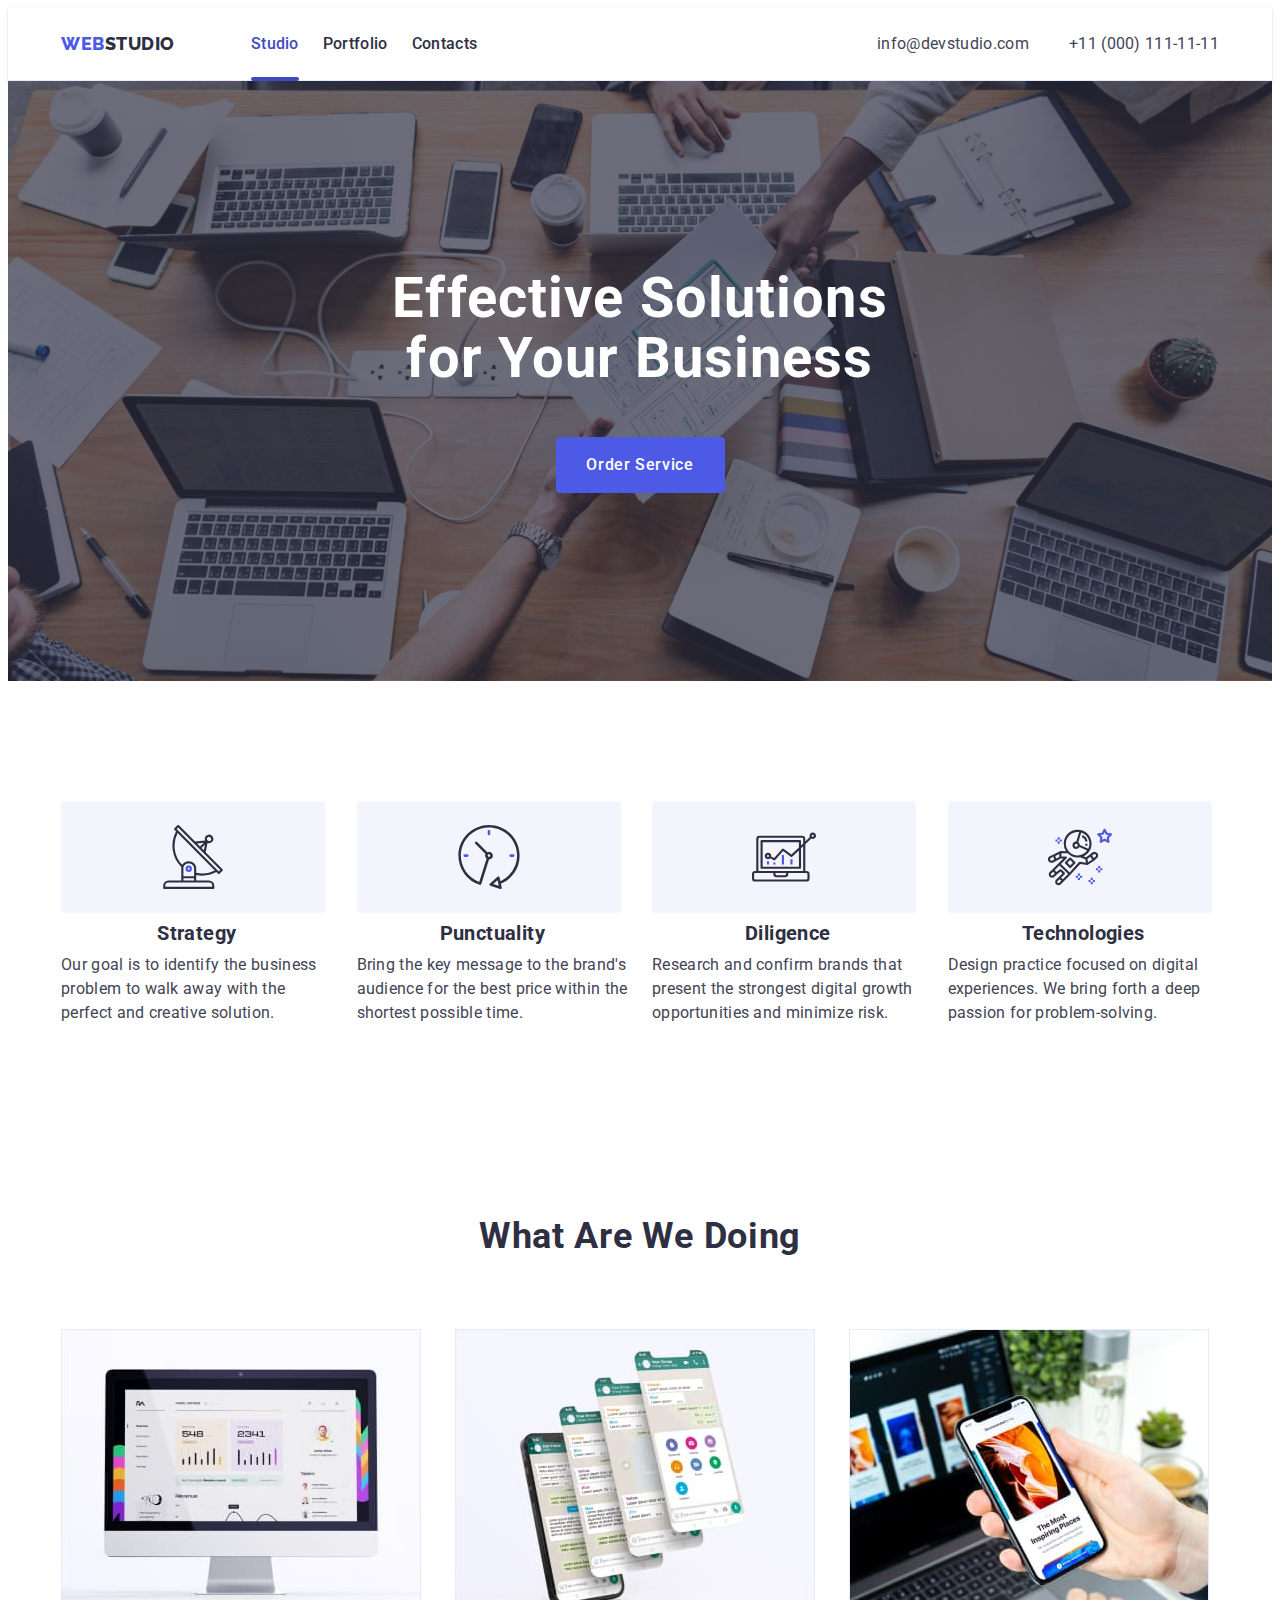
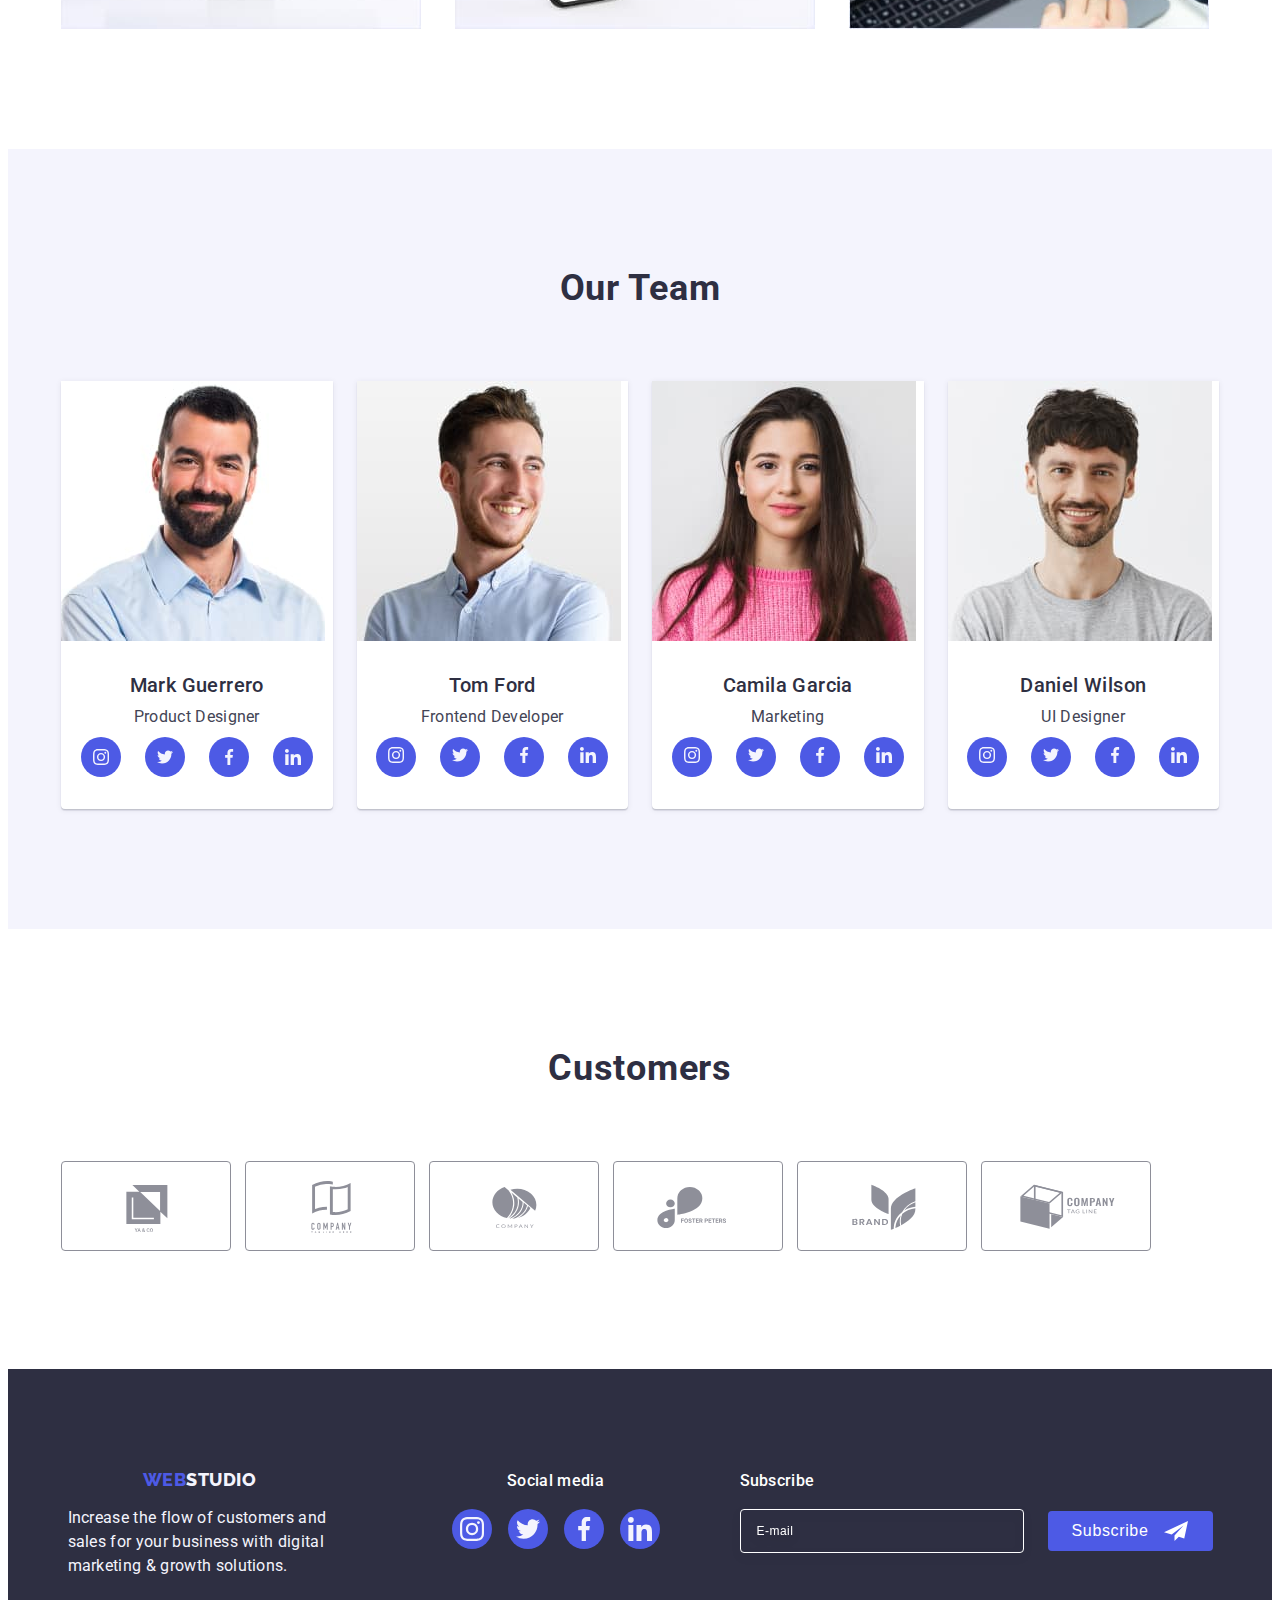
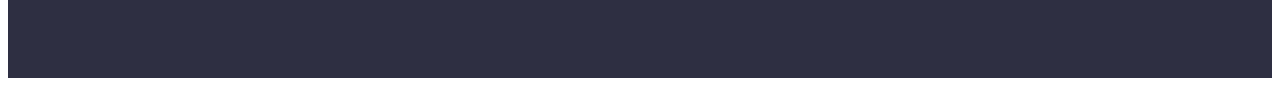
<file: index.html>
<!DOCTYPE html>
<html lang="en">
  <head>
    <meta charset="UTF-8" />
    <meta http-equiv="X-UA-Compatible" content="IE=edge" />
    <meta name="viewport" content="width=device-width, initial-scale=1.0" />
    <link rel="preconnect" href="https://fonts.googleapis.com" />
    <link rel="preconnect" href="https://fonts.gstatic.com" crossorigin />
    <link
      href="https://fonts.googleapis.com/css2?family=Raleway:wght@800&family=Roboto:wght@400;500;700&display=swap"
      rel="stylesheet"
    />
    <title>Web Studio</title>
    <link
      rel="stylesheet"
      href="https://cdnjs.cloudflare.com/ajax/libs/modern-normalize/2.0.0/modern-normalize.min.css"
      integrity="sha512-4xo8blKMVCiXpTaLzQSLSw3KFOVPWhm/TRtuPVc4WG6kUgjH6J03IBuG7JZPkcWMxJ5huwaBpOpnwYElP/m6wg=="
      crossorigin="anonymous"
      referrerpolicy="no-referrer"
    />
    <link rel="stylesheet" href="./css/styles.css" />
    <link rel="stylesheet" href="./css/media.css" />
  </head>
  <body>
    <header class="header">
      <div class="container header-container">
        <nav class="header-nav">
          <a href="./index.html" class="header-logo link"
            >Web<span class="header-logo-dark">Studio</span></a
          >
          <ul class="header-menu list">
            <li class="header-menu-item">
              <a class="link header-menu-link current" href="./index.html"
                >Studio</a
              >
            </li>
            <li class="header-menu-item">
              <a href="./portfolio.html" class="header-menu-link link"
                >Portfolio</a
              >
            </li>
            <li class="header-menu-item">
              <a href="" class="header-menu-link link">Contacts</a>
            </li>
          </ul>
        </nav>
        <button type="button" class="header-btn">
          <svg class="header-icon" width="32" height="22">
            <use href="./images/icons.svg#icon-charm_menu"></use>
          </svg>
        </button>
        <address class="address">
          <ul class="address-list list">
            <li class="address-list-item">
              <a href="mailto:info@devstudio.com" class="address-list-link link"
                >info@devstudio.com</a
              >
            </li>
            <li class="address-list-item">
              <a href="tel:+110001111111" class="address-list-link link"
                >+11 (000) 111-11-11</a
              >
            </li>
          </ul>
        </address>
      </div>
      <div class="mob-menu is-hidden" data-menu>
        <div>
          <button type="button" class="mob-modal-btn" data-menu-close>
            <svg class="mob-icon-close-black" width="8" height="8">
              <use href="./images/icons.svg#icon-close-black"></use>
            </svg>
          </button>
          <ul class="mob-menu-list list">
            <li class="mob-menu-item">
              <a class="link mob-menu-link mob-current" href="./index.html">Studio</a>
            </li>
            <li class="mob-menu-item">
              <a href="./portfolio.html" class="mob-menu-link link">Portfolio</a>
            </li>
            <li class="mob-menu-item">
              <a href="" class="mob-menu-link link">Contacts</a>
            </li>
          </ul>
          <address class="mob-address">
            <ul class="mob-address-list list">
              <li class="mob-tel-item">
                <a href="tel:+110001111111" class="mob-tel-link link">+11 (000) 111-11-11</a>
              </li>
              <li class="mob-mail-item">
                <a href="mailto:info@devstudio.com" class="mob-mail-link link">info@devstudio.com</a>
              </li>
            </ul>
          </address>
          <ul class="mob-list-soc list">
            <li class="mob-soc-item">
              <a href="" class="mob-soc-link" target="_blank" aria-label="instagram">
                <svg class="mob-soc-icon" width="24" height="24">
                  <use href="./images/icons.svg#icon-instagram-2"></use>
                </svg>
              </a>
            </li>
            <li class="mob-soc-item">
              <a href="" class="mob-soc-link" target="_blank" aria-label="twitter">
                <svg class="mob-soc-icon" width="24" height="24">
                  <use href="./images/icons.svg#icon-twitter-1"></use>
                </svg>
              </a>
            </li>
            <li class="mob-soc-item">
              <a href="" class="mob-soc-link" target="_blank" aria-label="facebook">
                <svg class="mob-soc-icon" width="24" height="24">
                  <use href="./images/icons.svg#icon-facebook-1"></use>
                </svg>
              </a>
            </li>
            <li class="mob-soc-item">
              <a href="" class="mob-soc-link" target="_blank" aria-label="in">
                <svg class="mob-soc-icon" width="24" height="24">
                  <use href="./images/icons.svg#icon-linkedin-1"></use>
                </svg>
              </a>
            </li>
          </ul>
        </div>
      </div>
    </header>

    <main>
      <section class="hero">
        <div class="container hero-container">
          <h1 class="hero-title">Effective Solutions for Your Business</h1>
          <button
            class="hero-button button-active"
            type="button"
            data-modal-open
          >
            Order Service
          </button>
        </div>
      </section>
      <section class="points">
        <div class="container">
          <h2 class="visually-hidden">main points</h2>
          <ul class="points-list list">
            <li class="points-list-item">
              <div class="points-item-block">
                <svg class="points-item-icon" width="64" height="64">
                  <use href="./images/icons.svg#icon-antenna-1"></use>
                </svg>
              </div>
              <h3 class="points-list-item-title">Strategy</h3>
              <p class="points-list-item-paragraph">
                Our goal is to identify the business problem to walk away with
                the perfect and creative solution.
              </p>
            </li>
            <li class="points-list-item">
              <div class="points-item-block">
                <svg class="points-item-icon" width="64" height="64">
                  <use href="./images/icons.svg#icon-clock-1"></use>
                </svg>
              </div>
              <h3 class="points-list-item-title">Punctuality</h3>
              <p class="points-list-item-paragraph">
                Bring the key message to the brand's audience for the best price
                within the shortest possible time.
              </p>
            </li>
            <li class="points-list-item">
              <div class="points-item-block">
                <svg class="points-item-icon" width="64" height="64">
                  <use href="./images/icons.svg#icon-diagram-1"></use>
                </svg>
              </div>
              <h3 class="points-list-item-title">Diligence</h3>
              <p class="points-list-item-paragraph">
                Research and confirm brands that present the strongest digital
                growth opportunities and minimize risk.
              </p>
            </li>
            <li class="points-list-item">
              <div class="points-item-block">
                <svg class="points-item-icon" width="64" height="64">
                  <use href="./images/icons.svg#icon-astronaut-1"></use>
                </svg>
              </div>
              <h3 class="points-list-item-title">Technologies</h3>
              <p class="points-list-item-paragraph">
                Design practice focused on digital experiences. We bring forth a
                deep passion for problem-solving.
              </p>
            </li>
          </ul>
        </div>
      </section>
      <section class="doing">
        <div class="container">
          <h2 class="doing-title">What are we doing</h2>
          <ul class="doing-list list">
            <li class="doing-list-item">
              <img
                src="./images/img1.jpg"
                alt="monitor"
                width="360"
                height="300"
              />
            </li>
            <li class="doing-list-item">
              <img
                src="./images/img2.jpg"
                alt="mobile phone with alot of windows"
                width="360"
                height="300"
              />
            </li>
            <li class="doing-list-item">
              <img
                src="./images/img3.jpg"
                alt="mobile phone in front of laptop"
                width="360"
                height="300"
              />
            </li>
          </ul>
        </div>
      </section>
      <section class="team">
        <div class="container">
          <h2 class="team-title">Our Team</h2>
          <ul class="team-list list">
            <li class="team-list-item">
              <img
                src="./images/team-card1.jpg"
                alt="Mark Guerrero photo"
                width="264"
                height="260"
              />
              <div class="team-tex">
                <h3 class="team-subtitle">Mark Guerrero</h3>
                <p class="team-paragraph">Product Designer</p>
                <ul class="team-list-soc list">
                  <li class="team-soc-item">
                    <a
                      href=""
                      class="team-soc-link"
                      target="_blank"
                      aria-label="instagram"
                    >
                      <svg class="team-soc-icon" width="16" height="16">
                        <use href="./images/icons.svg#icon-instagram-2"></use>
                      </svg>
                    </a>
                  </li>
                  <li class="team-soc-item">
                    <a
                      href=""
                      class="team-soc-link"
                      target="_blank"
                      aria-label="twitter"
                    >
                      <svg class="team-soc-icon" width="16" height="16">
                        <use href="./images/icons.svg#icon-twitter-1"></use>
                      </svg>
                    </a>
                  </li>
                  <li class="team-soc-item">
                    <a
                      href=""
                      class="team-soc-link"
                      target="_blank"
                      aria-label="facebook"
                    >
                      <svg class="team-soc-icon" width="16" height="16">
                        <use href="./images/icons.svg#icon-facebook-1"></use>
                      </svg>
                    </a>
                  </li>
                  <li class="team-soc-item">
                    <a
                      href=""
                      class="team-soc-link"
                      target="_blank"
                      aria-label="in"
                    >
                      <svg class="team-soc-icon" width="16" height="16">
                        <use href="./images/icons.svg#icon-linkedin-1"></use>
                      </svg>
                    </a>
                  </li>
                </ul>
              </div>
            </li>
            <li class="team-list-item">
              <img
                src="./images/team-card2.jpg"
                alt="Tom Ford photo"
                width="264"
                height="260"
              />
              <div class="team-tex">
                <h3 class="team-subtitle">Tom Ford</h3>
                <p class="team-paragraph">Frontend Developer</p>
                <ul class="team-list-soc list">
                  <li class="team-soc-item">
                    <a
                      href=""
                      class="team-soc-link"
                      target="_blank"
                      aria-label="instagram"
                    >
                      <span>
                        <svg class="team-soc-icon" width="16" height="16">
                          <use href="./images/icons.svg#icon-instagram-2"></use>
                        </svg>
                      </span>
                    </a>
                  </li>
                  <li class="team-soc-item">
                    <a
                      href=""
                      class="team-soc-link"
                      target="_blank"
                      aria-label="twitter"
                    >
                      <span>
                        <svg class="team-soc-icon" width="16" height="16">
                          <use href="./images/icons.svg#icon-twitter-1"></use>
                        </svg>
                      </span>
                    </a>
                  </li>
                  <li class="team-soc-item">
                    <a
                      href=""
                      class="team-soc-link"
                      target="_blank"
                      aria-label="facebook"
                    >
                      <span>
                        <svg class="team-soc-icon" width="16" height="16">
                          <use href="./images/icons.svg#icon-facebook-1"></use>
                        </svg>
                      </span>
                    </a>
                  </li>
                  <li class="team-soc-item">
                    <a
                      href=""
                      class="team-soc-link"
                      target="_blank"
                      aria-label="in"
                    >
                      <span>
                        <svg class="team-soc-icon" width="16" height="16">
                          <use href="./images/icons.svg#icon-linkedin-1"></use>
                        </svg>
                      </span>
                    </a>
                  </li>
                </ul>
              </div>
            </li>
            <li class="team-list-item">
              <img
                src="./images/team-card3.jpg"
                alt="Camila Garcia photo"
                width="264"
                height="260"
              />
              <div class="team-tex">
                <h3 class="team-subtitle">Camila Garcia</h3>
                <p class="team-paragraph">Marketing</p>
                <ul class="team-list-soc list">
                  <li class="team-soc-item">
                    <a
                      href=""
                      class="team-soc-link"
                      target="_blank"
                      aria-label="instagram"
                    >
                      <span>
                        <svg class="team-soc-icon" width="16" height="16">
                          <use href="./images/icons.svg#icon-instagram-2"></use>
                        </svg>
                      </span>
                    </a>
                  </li>
                  <li class="team-soc-item">
                    <a
                      href=""
                      class="team-soc-link"
                      target="_blank"
                      aria-label="twitter"
                    >
                      <span>
                        <svg class="team-soc-icon" width="16" height="16">
                          <use href="./images/icons.svg#icon-twitter-1"></use>
                        </svg>
                      </span>
                    </a>
                  </li>
                  <li class="team-soc-item">
                    <a
                      href=""
                      class="team-soc-link"
                      target="_blank"
                      aria-label="facebook"
                    >
                      <span>
                        <svg class="team-soc-icon" width="16" height="16">
                          <use href="./images/icons.svg#icon-facebook-1"></use>
                        </svg>
                      </span>
                    </a>
                  </li>
                  <li class="team-soc-item">
                    <a
                      href=""
                      class="team-soc-link"
                      target="_blank"
                      aria-label="in"
                    >
                      <span>
                        <svg class="team-soc-icon" width="16" height="16">
                          <use href="./images/icons.svg#icon-linkedin-1"></use>
                        </svg>
                      </span>
                    </a>
                  </li>
                </ul>
              </div>
            </li>
            <li class="team-list-item">
              <img
                src="./images/team-card4.jpg"
                alt="Daniel Wilson photo"
                width="264"
                height="260"
              />
              <div class="team-tex">
                <h3 class="team-subtitle">Daniel Wilson</h3>
                <p class="team-paragraph">UI Designer</p>
                <ul class="team-list-soc list">
                  <li class="team-soc-item">
                    <a
                      href=""
                      class="team-soc-link"
                      target="_blank"
                      aria-label="instagram"
                    >
                      <span>
                        <svg class="team-soc-icon" width="16" height="16">
                          <use href="./images/icons.svg#icon-instagram-2"></use>
                        </svg>
                      </span>
                    </a>
                  </li>
                  <li class="team-soc-item">
                    <a
                      href=""
                      class="team-soc-link"
                      target="_blank"
                      aria-label="twitter"
                    >
                      <span>
                        <svg class="team-soc-icon" width="16" height="16">
                          <use href="./images/icons.svg#icon-twitter-1"></use>
                        </svg>
                      </span>
                    </a>
                  </li>
                  <li class="team-soc-item">
                    <a
                      href=""
                      class="team-soc-link"
                      target="_blank"
                      aria-label="facebook"
                    >
                      <span>
                        <svg class="team-soc-icon" width="16" height="16">
                          <use href="./images/icons.svg#icon-facebook-1"></use>
                        </svg>
                      </span>
                    </a>
                  </li>
                  <li class="team-soc-item">
                    <a
                      href=""
                      class="team-soc-link"
                      target="_blank"
                      aria-label="in"
                    >
                      <span>
                        <svg class="team-soc-icon" width="16" height="16">
                          <use href="./images/icons.svg#icon-linkedin-1"></use>
                        </svg>
                      </span>
                    </a>
                  </li>
                </ul>
              </div>
            </li>
          </ul>
        </div>
      </section>
      
      <section class="customers">
        <div class="container">
          <h2 class="customers-title">Customers</h2>
          <ul class="customers-list list">
            <li class="customers-item">
              <a href="" class="customers-link" target="_blank">
                <svg class="customers-icon" width="104" height="56">
                  <use href="./images/icons.svg#icon-Logo-1"></use>
                </svg>
              </a>
            </li>
            <li class="customers-item">
              <a href="" class="customers-link" target="_blank">
                <svg class="customers-icon" width="104" height="56">
                  <use href="./images/icons.svg#icon-Logo-2"></use>
                </svg>
              </a>
            </li>
            <li class="customers-item">
              <a href="" class="customers-link" target="_blank">
                <svg class="customers-icon" width="104" height="56">
                  <use href="./images/icons.svg#icon-Logo-3"></use>
                </svg>
              </a>
            </li>
            <li class="customers-item">
              <a href="" class="customers-link" target="_blank">
                <svg class="customers-icon" width="104" height="56">
                  <use href="./images/icons.svg#icon-Logo-4"></use>
                </svg>
              </a>
            </li>
            <li class="customers-item">
              <a href="" class="customers-link" target="_blank">
                <svg class="customers-icon" width="104" height="56">
                  <use href="./images/icons.svg#icon-Logo-5"></use>
                </svg>
              </a>
            </li>
            <li class="customers-item">
              <a href="" class="customers-link" target="_blank">
                <svg class="customers-icon" width="104" height="56">
                  <use href="./images/icons.svg#icon-Logo-6"></use>
                </svg>
              </a>
            </li>
          </ul>
        </div>
      </section>
    </main>

    <footer class="footer">
      <div class="container footer-container">
        <div class="footer-logo-p">
          <a class="footer-logo link" href="./index.html"
            >Web<span class="footer-logo-white">Studio</span></a
          >
          <p class="footer-paragraph">
            Increase the flow of customers and sales for your business with
            digital marketing & growth solutions.
          </p>
        </div>
        <div class="footer-soc-block">
          <p class="footer-soc-paragraph">Social media</p>
          <ul class="footer-list-soc list">
            <li class="footer-soc-item">
              <a
                href=""
                class="footer-soc-link"
                target="_blank"
                aria-label="instagram"
              >
                <svg class="footer-soc-icon" width="24" height="24">
                  <use href="./images/icons.svg#icon-instagram-2"></use>
                </svg>
              </a>
            </li>
            <li class="footer-soc-item">
              <a
                href=""
                class="footer-soc-link"
                target="_blank"
                aria-label="twitter"
              >
                <svg class="footer-soc-icon" width="24" height="24">
                  <use href="./images/icons.svg#icon-twitter-1"></use>
                </svg>
              </a>
            </li>
            <li class="footer-soc-item">
              <a
                href=""
                class="footer-soc-link"
                target="_blank"
                aria-label="facebook"
              >
                <svg class="footer-soc-icon" width="24" height="24">
                  <use href="./images/icons.svg#icon-facebook-1"></use>
                </svg>
              </a>
            </li>
            <li class="footer-soc-item">
              <a
                href=""
                class="footer-soc-link"
                target="_blank"
                aria-label="in"
              >
                <svg class="footer-soc-icon" width="24" height="24">
                  <use href="./images/icons.svg#icon-linkedin-1"></use>
                </svg>
              </a>
            </li>
          </ul>
        </div>
        <div class="footer-form-container">
          <p class="footer-modal-label">Subscribe</p>
          <form class="footer-form">
            <label class="footer-form-label">
              <input
                type="email"
                placeholder="E-mail"
                name="footer-email"
                class="footer-input"
              />
            </label>
            <div class="button-wrap">
              <button type="submit" class="footer-btn">
                Subscribe
                <svg class="footer-btn-icon" width="24" height="24">
                  <use href="./images/icons.svg#icon-Frame"></use>
                </svg>
              </button>
            </div>
          </form>
        </div>
      </div>
    </footer>
    <div class="backdrop is-hidden" data-modal>
      <div class="modal">
        <button type="button" class="modal-btn" data-modal-close>
          <svg class="icon-close-black" width="8" height="8">
            <use href="./images/icons.svg#icon-close-black"></use>
          </svg>
        </button>
        <p class="modal-title">Leave your contacts and we will call you back</p>
        <form class="modal-form">
          <div class="modal-field">
            <label for="user-name" class="modal-label">Name</label>
            <div class="input-wrap">
              <input
                name="user-name"
                type="text"
                class="modal-input"
                id="user-name"
              />
              <svg class="icon-input" width="18" height="24">
                <use href="./images/icons.svg#icon-person-black"></use>
              </svg>
            </div>
          </div>
          <div class="modal-field">
            <label for="user-tel" class="modal-label">Phone</label>
            <div class="input-wrap">
              <input
                name="user-tel"
                type="tel"
                class="modal-input"
                id="user-tel"
              />
              <svg class="icon-input" width="18" height="24">
                <use href="./images/icons.svg#icon-phone-black"></use>
              </svg>
            </div>
          </div>
          <div class="modal-field">
            <label for="user-email" class="modal-label">Email</label>
            <div class="input-wrap">
              <input
                name="user-email"
                type="email"
                class="modal-input"
                id="user-email"
              />
              <svg class="icon-input" width="18" height="24">
                <use href="./images/icons.svg#icon-email-black"></use>
              </svg>
            </div>
          </div>
          <div class="modal-field-texarea">
            <label for="user-comment" class="modal-label">Comment</label>
            <textarea
              name="user-comment"
              id="user-comment"
              placeholder="Text input"
              class="modal-textarea"
            ></textarea>
          </div>
          <div class="checkbox-wrapper">
            <input
              type="checkbox"
              name="user-privacy"
              id="user-privacy"
              class="input-check visually-hidden"
              value="true"
            />
            <label for="user-privacy" class="check-text">
              <span class="privacy-label-span">
                <svg class="check-icon" width="10" height="8">
                  <use href="./images/icons.svg#icon-Vector"></use>
                </svg>
              </span>
              I accept the terms and conditions of the&nbsp;
              <a href="" class="policy-link">Privacy Policy</a></label
            >
          </div>
          <button type="submit" class="modal-btn-send">Send</button>
        </form>
      </div>
    </div>
    <div></div>
    <script src="./js/modal.js"></script>
  </body>
</html>
</file>
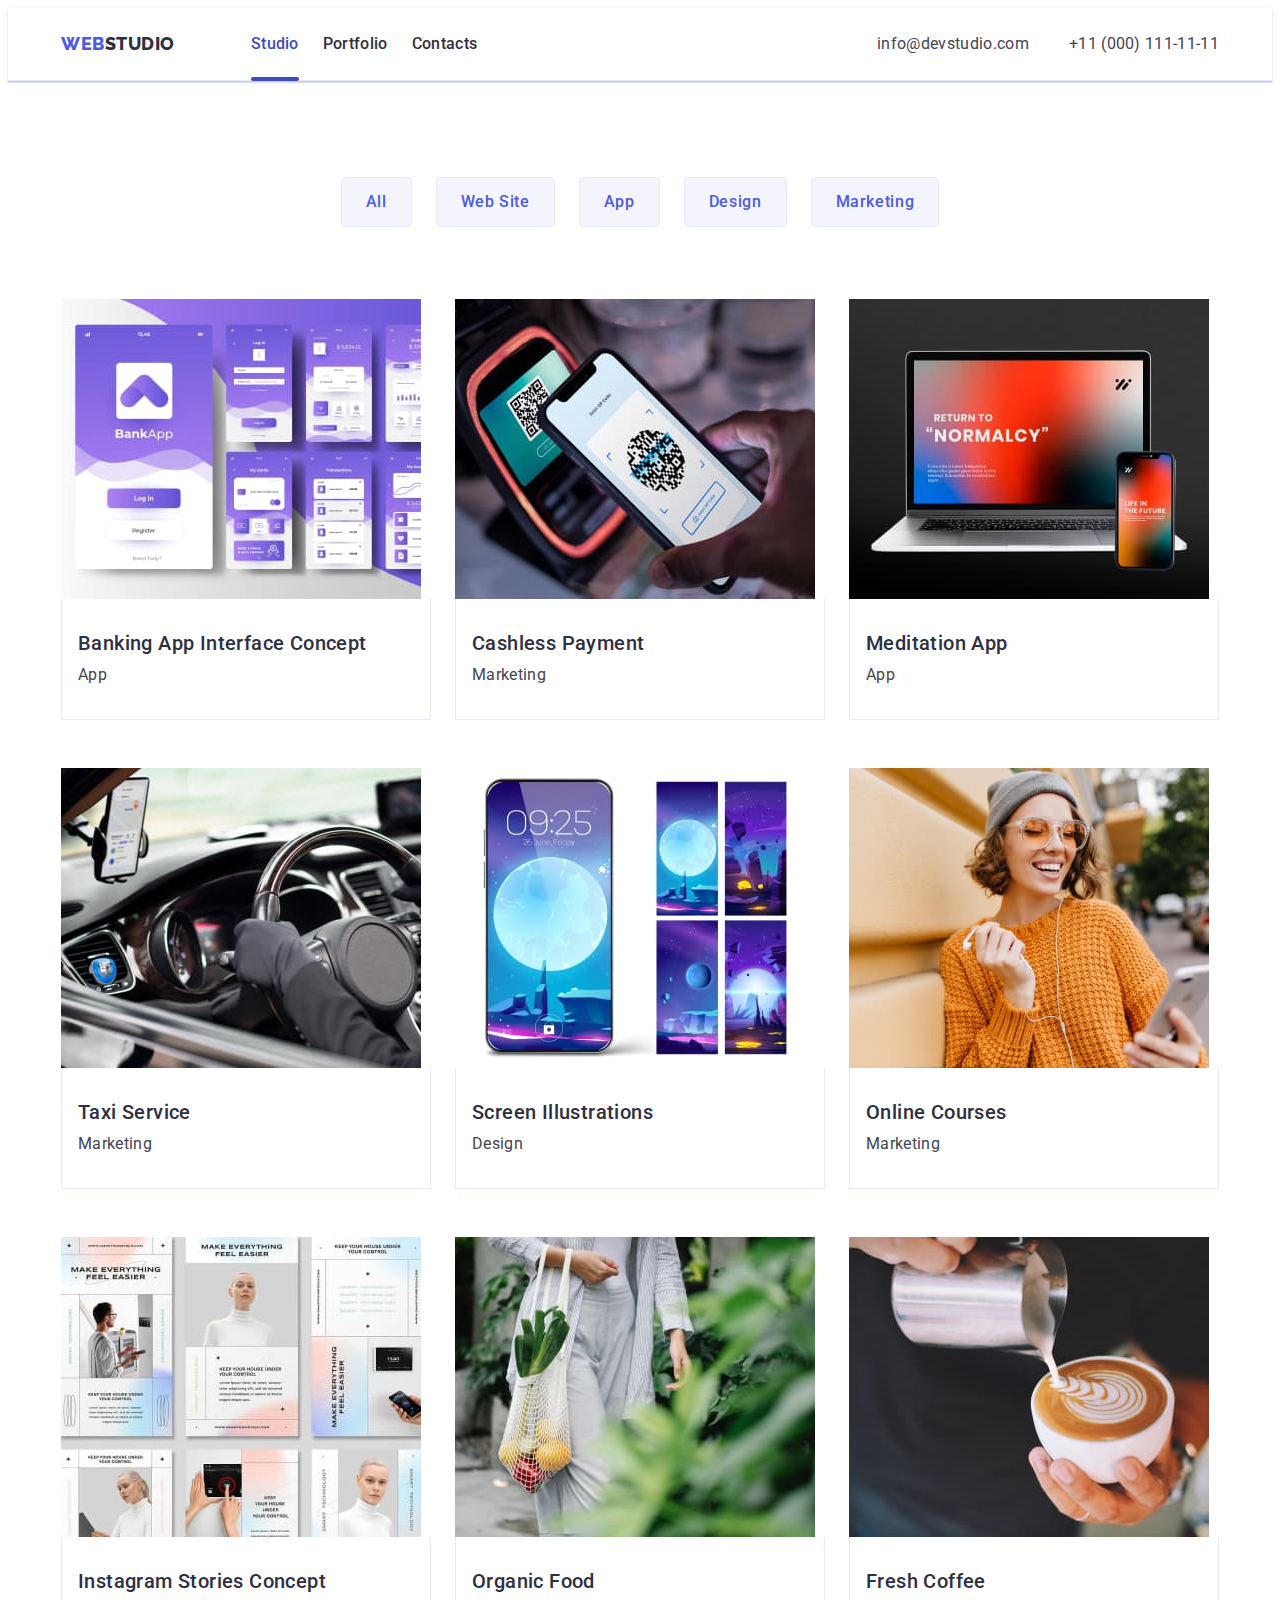
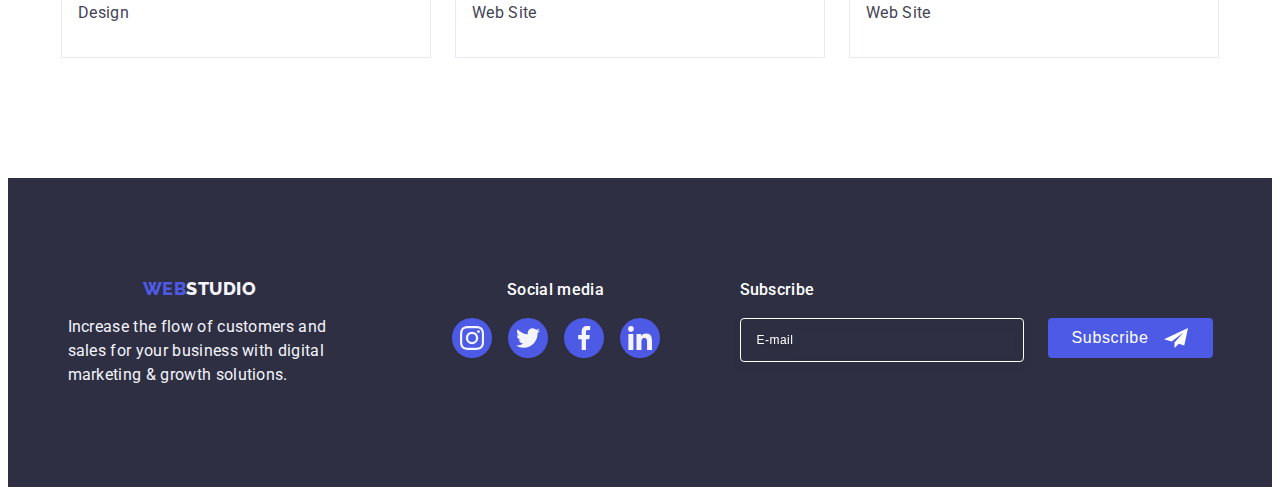
<file: portfolio.html>
<!DOCTYPE html>
<html lang="en">
  <head>
    <meta charset="UTF-8" />
    <meta http-equiv="X-UA-Compatible" content="IE=edge" />
    <meta name="viewport" content="width=device-width, initial-scale=1.0" />
    <link rel="preconnect" href="https://fonts.googleapis.com" />
    <link rel="preconnect" href="https://fonts.gstatic.com" crossorigin />
    <link
      href="https://fonts.googleapis.com/css2?family=Raleway:wght@800&family=Roboto:wght@400;500;700&display=swap"
      rel="stylesheet"
    />
    <title>Web Studio</title>
    <link
      rel="stylesheet"
      href="https://cdnjs.cloudflare.com/ajax/libs/modern-normalize/2.0.0/modern-normalize.min.css"
      integrity="sha512-4xo8blKMVCiXpTaLzQSLSw3KFOVPWhm/TRtuPVc4WG6kUgjH6J03IBuG7JZPkcWMxJ5huwaBpOpnwYElP/m6wg=="
      crossorigin="anonymous"
      referrerpolicy="no-referrer"
    />
    <link rel="stylesheet" href="./css/styles.css" />
    <link rel="stylesheet" href="./css/media.css" />
  </head>
  <body>
    <header class="header">
      <div class="container header-container">
        <nav class="header-nav">
          <a href="./index.html" class="header-logo link"
            >Web<span class="header-logo-dark">Studio</span></a
          >
          <ul class="header-menu list">
            <li class="header-menu-item">
              <a class="link header-menu-link current" href="./index.html"
                >Studio</a
              >
            </li>
            <li class="header-menu-item">
              <a href="./portfolio.html" class="header-menu-link link"
                >Portfolio</a
              >
            </li>
            <li class="header-menu-item">
              <a href="" class="header-menu-link link">Contacts</a>
            </li>
          </ul>
        </nav>
        <button type="button" class="header-btn">
          <svg class="header-icon" width="32" height="22">
            <use href="./images/icons.svg#icon-charm_menu"></use>
          </svg>
        </button>
        <address class="address">
          <ul class="address-list list">
            <li class="address-list-item">
              <a href="mailto:info@devstudio.com" class="address-list-link link"
                >info@devstudio.com</a
              >
            </li>
            <li class="address-list-item">
              <a href="tel:+110001111111" class="address-list-link link"
                >+11 (000) 111-11-11</a
              >
            </li>
          </ul>
        </address>
      </div>
      <div class="mob-menu is-hidden" data-menu>
        <div>
          <button type="button" class="mob-modal-btn" data-menu-close>
            <svg class="mob-icon-close-black" width="8" height="8">
              <use href="./images/icons.svg#icon-close-black"></use>
            </svg>
          </button>
          <ul class="mob-menu-list list">
            <li class="mob-menu-item">
              <a class="link mob-menu-link mob-current" href="./index.html">Studio</a>
            </li>
            <li class="mob-menu-item">
              <a href="./portfolio.html" class="mob-menu-link link">Portfolio</a>
            </li>
            <li class="mob-menu-item">
              <a href="" class="mob-menu-link link">Contacts</a>
            </li>
          </ul>
          <address class="mob-address">
            <ul class="mob-address-list list">
              <li class="mob-tel-item">
                <a href="tel:+110001111111" class="mob-tel-link link">+11 (000) 111-11-11</a>
              </li>
              <li class="mob-mail-item">
                <a href="mailto:info@devstudio.com" class="mob-mail-link link">info@devstudio.com</a>
              </li>
            </ul>
          </address>
          <ul class="mob-list-soc list">
            <li class="mob-soc-item">
              <a href="" class="mob-soc-link" target="_blank" aria-label="instagram">
                <svg class="mob-soc-icon" width="24" height="24">
                  <use href="./images/icons.svg#icon-instagram-2"></use>
                </svg>
              </a>
            </li>
            <li class="mob-soc-item">
              <a href="" class="mob-soc-link" target="_blank" aria-label="twitter">
                <svg class="mob-soc-icon" width="24" height="24">
                  <use href="./images/icons.svg#icon-twitter-1"></use>
                </svg>
              </a>
            </li>
            <li class="mob-soc-item">
              <a href="" class="mob-soc-link" target="_blank" aria-label="facebook">
                <svg class="mob-soc-icon" width="24" height="24">
                  <use href="./images/icons.svg#icon-facebook-1"></use>
                </svg>
              </a>
            </li>
            <li class="mob-soc-item">
              <a href="" class="mob-soc-link" target="_blank" aria-label="in">
                <svg class="mob-soc-icon" width="24" height="24">
                  <use href="./images/icons.svg#icon-linkedin-1"></use>
                </svg>
              </a>
            </li>
          </ul>
        </div>
      </div>
    </header>
    <main>
      <section class="portfolio">
        <div class="container">
          <h1 class="visually-hidden">Portfolio</h1>
          <!-- button list -->
          <ul class="button-list list">
            <li>
              <button type="button" class="button-list-item button-active">
                All
              </button>
            </li>
            <li>
              <button type="button" class="button-list-item button-active">
                Web Site
              </button>
            </li>
            <li>
              <button type="button" class="button-list-item button-active">
                App
              </button>
            </li>
            <li>
              <button type="button" class="button-list-item button-active">
                Design
              </button>
            </li>
            <li>
              <button type="button" class="button-list-item button-active">
                Marketing
              </button>
            </li>
          </ul>

          <!-- portfolio list -->
          <ul class="portfolio-list list">
            <li class="portfolio-link">
              <a class="link img-link" href="">
                <div class="photo-cover-block">
                  <img
                    src="./images/img-portfolio1.jpg"
                    alt="Banking App Interface"
                    width="360"
                    height="300"
                  />

                  <p class="portfolio-cover-paragraph">
                    14 Stylish and User-Friendly App Design Concepts · Task
                    Manager App · Calorie Tracker App · Exotic Fruit Ecommerce
                    App · Cloud Storage App
                  </p>
                </div>
                <div class="portfolio-tex">
                  <h2 class="portfolio-link-title">
                    Banking App Interface Concept
                  </h2>
                  <p class="portfolio-link-paragraph">App</p>
                </div>
              </a>
            </li>
            <li class="portfolio-link">
              <a class="link img-link" href="">
                <div class="photo-cover-block">
                  <img
                    src="./images/img-portfolio2.jpg"
                    alt="Cashless Payment"
                    width="360"
                    height="300"
                  />

                  <p class="portfolio-cover-paragraph">
                    14 Stylish and User-Friendly App Design Concepts · Task
                    Manager App · Calorie Tracker App · Exotic Fruit Ecommerce
                    App · Cloud Storage App
                  </p>
                </div>
                <div class="portfolio-tex">
                  <h2 class="portfolio-link-title">Cashless Payment</h2>
                  <p class="portfolio-link-paragraph">Marketing</p>
                </div>
              </a>
            </li>
            <li class="portfolio-link">
              <a class="link img-link" href="">
                <div class="photo-cover-block">
                  <img
                    src="./images/img-portfolio3.jpg"
                    alt="Meditation App"
                    width="360"
                    height="300"
                  />

                  <p class="portfolio-cover-paragraph">
                    14 Stylish and User-Friendly App Design Concepts · Task
                    Manager App · Calorie Tracker App · Exotic Fruit Ecommerce
                    App · Cloud Storage App
                  </p>
                </div>
                <div class="portfolio-tex">
                  <h2 class="portfolio-link-title">Meditation App</h2>
                  <p class="portfolio-link-paragraph">App</p>
                </div>
              </a>
            </li>

            <li class="portfolio-link">
              <a class="link img-link" href="">
                <div class="photo-cover-block">
                  <img
                    src="./images/img-portfolio4.jpg"
                    alt="Taxi Service"
                    width="360"
                    height="300"
                  />

                  <p class="portfolio-cover-paragraph">
                    14 Stylish and User-Friendly App Design Concepts · Task
                    Manager App · Calorie Tracker App · Exotic Fruit Ecommerce
                    App · Cloud Storage App
                  </p>
                </div>
                <div class="portfolio-tex">
                  <h2 class="portfolio-link-title">Taxi Service</h2>
                  <p class="portfolio-link-paragraph">Marketing</p>
                </div>
              </a>
            </li>
            <li class="portfolio-link">
              <a class="link img-link" href="">
                <div class="photo-cover-block">
                  <img
                    src="./images/img-portfolio5.jpg"
                    alt="Screen Illustrations"
                    width="360"
                    height="300"
                  />

                  <p class="portfolio-cover-paragraph">
                    14 Stylish and User-Friendly App Design Concepts · Task
                    Manager App · Calorie Tracker App · Exotic Fruit Ecommerce
                    App · Cloud Storage App
                  </p>
                </div>
                <div class="portfolio-tex">
                  <h2 class="portfolio-link-title">Screen Illustrations</h2>
                  <p class="portfolio-link-paragraph">Design</p>
                </div>
              </a>
            </li>
            <li class="portfolio-link">
              <a class="link img-link" href="">
                <div class="photo-cover-block">
                  <img
                    src="./images/img-portfolio6.jpg"
                    alt="Online Courses"
                    width="360"
                    height="300"
                  />

                  <p class="portfolio-cover-paragraph">
                    14 Stylish and User-Friendly App Design Concepts · Task
                    Manager App · Calorie Tracker App · Exotic Fruit Ecommerce
                    App · Cloud Storage App
                  </p>
                </div>
                <div class="portfolio-tex">
                  <h2 class="portfolio-link-title">Online Courses</h2>
                  <p class="portfolio-link-paragraph">Marketing</p>
                </div>
              </a>
            </li>

            <li class="portfolio-link">
              <a class="link img-link" href="">
                <div class="photo-cover-block">
                  <img
                    src="./images/img-portfolio7.jpg"
                    alt="Instagram Stories Concept"
                    width="360"
                    height="300"
                  />

                  <p class="portfolio-cover-paragraph">
                    14 Stylish and User-Friendly App Design Concepts · Task
                    Manager App · Calorie Tracker App · Exotic Fruit Ecommerce
                    App · Cloud Storage App
                  </p>
                </div>
                <div class="portfolio-tex">
                  <h2 class="portfolio-link-title">
                    Instagram Stories Concept
                  </h2>
                  <p class="portfolio-link-paragraph">Design</p>
                </div>
              </a>
            </li>
            <li class="portfolio-link">
              <a class="link img-link" href="">
                <div class="photo-cover-block">
                  <img
                    src="./images/img-portfolio8.jpg"
                    alt="Organic Food"
                    width="360"
                    height="300"
                  />

                  <p class="portfolio-cover-paragraph">
                    14 Stylish and User-Friendly App Design Concepts · Task
                    Manager App · Calorie Tracker App · Exotic Fruit Ecommerce
                    App · Cloud Storage App
                  </p>
                </div>
                <div class="portfolio-tex">
                  <h2 class="portfolio-link-title">Organic Food</h2>
                  <p class="portfolio-link-paragraph">Web Site</p>
                </div>
              </a>
            </li>
            <li class="portfolio-link">
              <a class="link img-link" href="">
                <div class="photo-cover-block">
                  <img
                    src="./images/img-portfolio9.jpg"
                    alt="Fresh Coffee"
                    width="360"
                    height="300"
                  />

                  <p class="portfolio-cover-paragraph">
                    14 Stylish and User-Friendly App Design Concepts · Task
                    Manager App · Calorie Tracker App · Exotic Fruit Ecommerce
                    App · Cloud Storage App
                  </p>
                </div>
                <div class="portfolio-tex">
                  <h2 class="portfolio-link-title">Fresh Coffee</h2>
                  <p class="portfolio-link-paragraph">Web Site</p>
                </div>
              </a>
            </li>
          </ul>
        </div>
      </section>
    </main>

    <footer class="footer">
      <div class="container footer-container">
        <div class="footer-logo-p">
          <a class="footer-logo link" href="./index.html"
            >Web<span class="footer-logo-white">Studio</span></a
          >
          <p class="footer-paragraph">
            Increase the flow of customers and sales for your business with
            digital marketing & growth solutions.
          </p>
        </div>

        <div class="footer-soc-block">
          <p class="footer-soc-paragraph">Social media</p>
          <ul class="footer-list-soc list">
            <li class="footer-soc-item">
              <a
                href=""
                class="footer-soc-link"
                target="_blank"
                aria-label="instagram"
              >
                <svg class="footer-soc-icon" width="24" height="24">
                  <use href="./images/icons.svg#icon-instagram-2"></use>
                </svg>
              </a>
            </li>
            <li class="footer-soc-item">
              <a
                href=""
                class="footer-soc-link"
                target="_blank"
                aria-label="twitter"
              >
                <svg class="footer-soc-icon" width="24" height="24">
                  <use href="./images/icons.svg#icon-twitter-1"></use>
                </svg>
              </a>
            </li>
            <li class="footer-soc-item">
              <a
                href=""
                class="footer-soc-link"
                target="_blank"
                aria-label="facebook"
              >
                <svg class="footer-soc-icon" width="24" height="24">
                  <use href="./images/icons.svg#icon-facebook-1"></use>
                </svg>
              </a>
            </li>
            <li class="footer-soc-item">
              <a
                href=""
                class="footer-soc-link"
                target="_blank"
                aria-label="in"
              >
                <svg class="footer-soc-icon" width="24" height="24">
                  <use href="./images/icons.svg#icon-linkedin-1"></use>
                </svg>
              </a>
            </li>
          </ul>
        </div>
        <div class="footer-form-conteiner">
          <p class="footer-modal-label">Subscribe</p>
          <form class="footer-form">
            <label class="footer-form-label">
              <input
                type="email"
                placeholder="E-mail"
                name="footer-email"
                class="footer-input"
              />
            </label>
            <button type="submit" class="footer-btn">
              Subscribe
              <svg class="footer-btn-icon" width="24" height="24">
                <use href="./images/icons.svg#icon-Frame"></use>
              </svg>
            </button>
          </form>
        </div>
      </div>
    </footer>
  </body>
</html>
</file>
<file: css/styles.css>
:root {
  --iris: #4d5ae5;
  --ocean: #404bbf;
  --navy-blue: #2e2f42;
  --green: #31d0aa;
  --slate: #434455;
  --lite-slate: #8e8f99;
  --corn-flower: #e7e9fc;
  --cloud: #f4f4fd;
  --white: #ffffff;
  --dairy: #fcfcfc;
  --navy-blue-modal: rgba(46, 47, 66, 0.4);
  --transition: 250ms cubic-bezier(0.4, 0, 0.2, 1);
}
body {
  font-family: "Roboto", sans-serif;
  color: var(--slate);
  background-color: var(--white);
}

p,
h1,
h2,
h3,
h4,
h5,
h6 {
  margin-top: 0;
  margin-bottom: 0;
}
ul {
  margin-top: 0;
  margin-bottom: 0;
  padding-left: 0;
}
img {
  display: block;
  max-width: 100%;
  height: auto;
}
main {
  flex-grow: 1;
}
.link {
  text-decoration: none;
  transition: color var(--transition);
}
.link:is(:hover, :focus) {
  color: var(--ocean);
}
.list {
  list-style-type: none;
}
/* header------------ */

.container {
  width: 100%;
  max-width: 428px;
  padding: 0 15px 0 15px;
  margin: 0 auto;
}
header {
  border-bottom: 1px solid #e7e9fc;
  box-shadow: 0px 2px 1px rgba(46, 47, 66, 0.08),
    0px 1px 1px rgba(46, 47, 66, 0.16), 0px 1px 6px rgba(46, 47, 66, 0.08);
}
.header-container {
  display: flex;
  justify-content: space-between;
  padding: 24px 16px 22px 16px;
}
.header-nav {
  display: flex;
  flex-grow: 1;
  align-items: center;
}
.header-logo {
  font-family: "Raleway", sans-serif;
  font-weight: 800;
  font-size: 18px;
  line-height: 1.17;
  letter-spacing: 0.03em;
  text-transform: uppercase;
  color: var(--iris);
  margin-right: 76px;
}
.header-logo-dark {
  color: var(--navy-blue);
}
.header-menu {
  display: none;
  /* gap: 40px; */
}
.header-menu-link {
  padding: 24px 0;
  font-weight: 500;
  font-size: 16px;
  line-height: 1.5;
  letter-spacing: 0.02em;
  color: var(--navy-blue);
  display: block;
  padding-top: 24px;
  padding-bottom: 24px;
  transition: color var(--transition);
}
.current {
  position: relative;
  color: var(--ocean);
}
.current::after {
  content: "";
  position: absolute;
  left: 0;
  bottom: -1px;
  width: 100%;
  height: 4px;
  background: var(--ocean);
  border-radius: 2px;
}
.address {
  font-style: normal;
}
.address-list {
  display: none;
}
.address-list-link {
  font-size: 16px;
  line-height: 1.5;
  letter-spacing: 0.02em;
  color: var(--slate);
  display: block;
  padding-top: 24px;
  padding-bottom: 24px;
  transition: color var(--transition);
}

.header-btn{
  background-color: var(--white);
  padding: 0;
  border: none;
}
.header-icon{
  fill: var(--navy-blue);
  padding: 0;
  border: none;
}


/* --------main--------------- */

/** hero---- */
.hero {
  padding: 188px 0;
  background-image: linear-gradient(
      rgba(46, 47, 66, 0.7),
      rgba(46, 47, 66, 0.7)
    ),
    url(../images/people-office.jpg);
  background-repeat: no-repeat;
  background-position: center;
  background-size: cover;
  max-width: 1440px;
  margin: 0 auto;
}
.hero-container {
}
.hero-title {
  display: block;
  text-align: center;
  font-size: 56px;
  line-height: 1.07;
  letter-spacing: 0.02em;
  color: var(--white);
  max-width: 496px;
  margin-left: auto;
  margin-right: auto;
  margin-bottom: 48px;
}
.button-active:is(:hover, :focus) {
  background: var(--ocean);
  color: var(--white);
  border: 1px solid transparent;
  transition: background-color var(--transition);
}
.button-active {
  cursor: pointer;
  transition: background-color var(--transition), color var(--transition);
}
.hero-button {
  font-family: "Roboto", sans-serif;
  font-weight: 500;
  font-size: 16px;
  line-height: 1.5;
  letter-spacing: 0.04em;
  color: var(--white);
  background: var(--iris);
  border: #4d5ae5;
  text-align: center;
  border-radius: 4px;
  display: block;
  min-width: 169px;
  height: 56px;
  border: none;
  margin: 0 auto;
  transition: background-color var(--transition);
}

/** points---- */
.points {
  padding: 96px 0;
}
.visually-hidden {
  position: absolute;
  width: 1px;
  height: 1px;
  margin: -1px;
  border: 0;
  padding: 0;
  white-space: nowrap;
  clip-path: inset(100%);
  clip: rect(0 0 0 0);
  overflow: hidden;
}
.points-list {
  display: block;
  justify-content: center;
}

.points-list-item{
  padding-bottom: 72px;
}
.points-list-item:last-child{
  padding-bottom: 0;
}

.points-item-block {
  width: 264px;
  height: 112px;
  border-radius: 4px;
  background-color: var(--cloud);
  margin-bottom: 8px;
  display: none;
  align-items: center;
  justify-content: center;
}


/* .points-list-item::before {
  content: "";
  display: block;
  width: 264px;
  height: 112px;
  border-radius: 4px;
  background: var(--cloud);
  margin-bottom: 8px;
} */
.points-list-item-title {
  font-weight: 700;
  font-size: 36px;
  line-height: 1.2;
  letter-spacing: 0.045em;
  color: var(--navy-blue);
  margin-bottom: 8px;
  display: flex;
  align-items: center;
  justify-content: center;
  text-transform: capitalize;
}
.points-list-item-paragraph {
  font-size: 16px;
  line-height: 1.5;
  letter-spacing: 0.02em;
}
/** doing---- */
.doing {
  padding-bottom: 120px;
  display: none;
}

.doing-list {
  display: flex;
  gap: 24px;
}

.doing-list-item {
  width: calc((100% - 48px) / 3);
}
.doing-title {
  font-size: 36px;
  line-height: 1.11;
  letter-spacing: 0.02em;
  text-transform: capitalize;
  color: var(--navy-blue);
  text-align: center;
  margin: 0 auto;
  margin-bottom: 72px;
}

/** our team---- */
.team {
  background-color: var(--cloud);
  margin: 0 auto;
  padding: 96px 0;
}

.team-title {
  font-size: 36px;
  line-height: 1.11;
  letter-spacing: 0.02em;
  text-transform: capitalize;
  color: var(--navy-blue);
  text-align: center;
  margin-bottom: 72px;
  margin-left: auto;
  margin-right: auto;
}

.team-list {
  display: block;
  gap: 24px;
}

.team-list-item {
  margin-bottom: 72px;
  margin-left: 82px;
  margin-right: 82px;
  background-color: var(--white);
  width: calc((100% - 72px) / 1.4);
  border-radius: 0px 0px 4px 4px;
  box-shadow: 0px 1px 6px rgba(46, 47, 66, 0.08),
    0px 1px 1px rgba(46, 47, 66, 0.16), 0px 2px 1px rgba(46, 47, 66, 0.08);
}

.team-list-item:last-child {
  margin-bottom: 0;
}

.team-tex {
  padding: 32px 16px;
}

.team-subtitle {
  font-family: "Roboto";
  font-style: normal;
  font-weight: 500;
  font-size: 20px;
  line-height: 1.2;
  letter-spacing: 0.02em;
  color: var(--navy-blue);
  margin-bottom: 8px;
  text-align: center;
}

.team-paragraph {
  font-family: "Roboto";
  font-style: normal;
  font-weight: 400;
  font-size: 16px;
  line-height: 1.5;
  letter-spacing: 0.02em;
  text-align: center;
  margin-bottom: 8px;
}

.team-list-soc {
  display: flex;
  align-items: center;
  justify-content: center;
  gap: 24px;
}

.team-soc-item {
  width: 40px;
  height: 40px;
}

.team-soc-link {
  width: 100%;
  height: 100%;
  display: flex;
  align-items: center;
  justify-content: center;
  background-color: var(--iris);
  border-radius: 50%;
  transition: background-color var(--transition);
}

.team-soc-link:hover {
  background-color: var(--ocean);
}

.team-soc-link:focus {
  background-color: var(--ocean);
}

.team-soc-icon {
  fill: var(--cloud);
}
/* customers---------------- */
.customers {
  background-color: var(--white);
  margin: 0 auto;
  padding: 96px 0;
}
.customers-title {
  font-size: 36px;
  line-height: 1.11;
  letter-spacing: 0.02em;
  text-transform: capitalize;
  color: var(--navy-blue);
  text-align: center;
  margin-bottom: 72px;
  margin-left: auto;
  margin-right: auto;
}


.customers-list {
  display: flex;
  gap: 72px 16px;
  flex-wrap: wrap;
}

.customers-list:last-child {
  padding-bottom: 0;
}

.customers-item {
  width: calc((100% - 16px) / 2);
  height: 88px;
}
.customers-link {
  width: 100%;
  height: 100%;
  border: 1px solid var(--lite-slate);
  border-radius: 4px;
  background-color: var(--white);
  display: flex;
  align-items: center;
  justify-content: center;
  color: var(--lite-slate);
  transition: color var(--transition), border-color var(--transition);
}
.customers-icon {
  fill: currentColor;
}
.customers-link:hover {
  border: 1px solid var(--ocean);
  color: var(--ocean);
}
.customers-link:focus {
  border: 1px solid var(--ocean);
  color: var(--ocean);
}

/* main portfolio---------------- */
.portfolio {
  padding-top: 96px;
  padding-bottom: 120px;
}
/** button list--- */
.button-list {
  display: flex;
  justify-content: center;
  align-items: center;
  gap: 24px;
  margin-bottom: 72px;
}
.button-list-item {
  font-family: "Roboto", sans-serif;
  font-weight: 500;
  font-size: 16px;
  line-height: 1.5;
  letter-spacing: 0.04em;
  color: var(--iris);
  background: var(--cloud);
  padding: 12px 24px;
  border-radius: 4px;
  border: 1px solid #e7e9fc;
  transition: color var(--transition), background-color var(--transition),
    border-color var(--transition), box-shadow var(--transition);
}
.button-list-item:is(:hover, :focus) {
  box-shadow: 0px 3px 1px rgba(0, 0, 0, 0.1), 0px 2px 1px rgba(0, 0, 0, 0.08),
    0px 2px 2px rgba(0, 0, 0, 0.12);
}

/* portfolio list----- */

.portfolio-list {
  display: flex;
  column-gap: 24px;
  row-gap: 48px;
  flex-wrap: wrap;
}
.portfolio-link {
  width: calc((100% - 48px) / 3);
  padding-left: 0;
  transition: box-shadow var(--transition);
}
.img-link:hover {
  box-shadow: 0px 1px 6px rgba(46, 47, 66, 0.08),
    0px 1px 1px rgba(46, 47, 66, 0.16), 0px 2px 1px rgba(46, 47, 66, 0.08);
}
.img-link:focus {
  box-shadow: 0px 1px 6px rgba(46, 47, 66, 0.08),
    0px 1px 1px rgba(46, 47, 66, 0.16), 0px 2px 1px rgba(46, 47, 66, 0.08);
}
.img-link:hover .portfolio-cover-paragraph {
  transform: translateY(0%);
}
.img-link:focus .portfolio-cover-paragraph {
  transform: translateY(0%);
}
.img-link {
  display: block;
  transition: box-shadow var(--transition);
}
.portfolio-tex {
  padding: 32px 16px;
  border: 1px solid var(--corn-flower);
  border-top: none;
}
.portfolio-link-title {
  font-weight: 500;
  font-size: 20px;
  line-height: 1.2;
  letter-spacing: 0.02em;
  color: var(--navy-blue);
  margin-bottom: 8px;
  text-align: left;
}
.portfolio-link-paragraph {
  font-size: 16px;
  line-height: 1.5;
  letter-spacing: 0.02em;
  color: var(--slate);
  text-align: left;
}
.photo-cover-block {
  position: relative;
  overflow: hidden;
}

.portfolio-cover-paragraph {
  font-size: 16px;
  line-height: 1.5;
  letter-spacing: 0.02em;
  color: var(--cloud);
  position: absolute;
  background-color: var(--iris);
  height: 100%;
  width: 100%;
  top: 0;
  left: 0;
  padding: 40px 32px;
  transform: translateY(100%);
  transition: transform var(--transition);
}
/* footer--------------------- */
.footer {
  background-color: var(--navy-blue);
  padding-top: 96px;
  padding-bottom: 96px;
  display: flex;
}
.footer-container {
  display: flex;
  flex-wrap: wrap;
  gap: 72px;
  padding: 96px 15px;
  justify-content: center;
}
.footer-logo-p {
  display: flex;
  flex-direction: column;
  align-items: center;
}
.footer-logo {
  font-family: "Raleway", sans-serif;
  font-weight: 800;
  font-size: 18px;
  line-height: 1.17;
  letter-spacing: 0.03em;
  text-transform: uppercase;
  color: var(--iris);
  display: flex;
  margin-bottom: 17.5px;
}
.footer-logo-white {
  color: var(--cloud);
}
.footer-paragraph {
  font-size: 16px;
  line-height: 1.5;
  letter-spacing: 0.02em;
  color: var(--cloud);
  max-width: 264px;
  display: flex;
  align-items: center;
  justify-content: center;
}
.footer-soc-paragraph {
  font-weight: 500;
  font-size: 16px;
  line-height: 1.5;
  letter-spacing: 0.02em;
  color: var(--white);
  margin-bottom: 16px;
  display: flex;
  align-items: center;
  justify-content: center;
}
.footer-soc-block {
  display: inline-flex;
  flex-direction: column;
  align-items: center;
  
}
.footer-list-soc {
  gap: 16px;
  display: flex;
}
.footer-soc-item {
  width: 40px;
  height: 40px;
}

.footer-soc-link {
  display: flex;
  align-items: center;
  justify-content: center;
  width: 100%;
  height: 100%;
  background-color: var(--iris);
  border-radius: 50%;
  transition: background-color var(--transition);
}
.footer-soc-link:hover {
  background-color: var(--green);
}
.footer-soc-link:focus {
  background-color: var(--green);
}
.footer-soc-icon {
  fill: var(--cloud);
}

.footer-form-container{
}
.footer-form {
  display: block;
  gap: 24px;
}

.footer-modal-label {
  font-weight: 500;
  font-size: 16px;
  line-height: 1.5;
  letter-spacing: 0.02em;
  color: var(--white);
  margin-bottom: 16px;
  display: flex;
  align-items: center;
  justify-content: center;
}


.footer-input {
  width: 398px;
  height: 40px;
  border: 1px solid var(--white);
  filter: drop-shadow(0px 4px 4px rgba(0, 0, 0, 0.15));
  border-radius: 4px;
  background-color: transparent;
  color: var(--white);
  padding-left: 16px;
  font-size: 12px;
  line-height: 1.5;
  letter-spacing: 0.04em;
  transition: border-color var(--transition);
}
.footer-input:focus {
  border-color: var(--iris);
}
.footer-input::placeholder {
  font-weight: 400;
  font-size: 12px;
  line-height: 2;
  letter-spacing: 0.04em;
  color: var(--white);
}
.button-wrap{
  width: 100%;
  margin-left: 0;
  display: flex;
  flex-direction: column;
  justify-content: center;
  align-items: center;
}
.footer-btn {
  min-width: 165px;
  height: 40px; 
  font-weight: 500;
  font-size: 16px;
  line-height: 1.5;
  letter-spacing: 0.04em;
  color: var(--white);
  min-width: 165px;
  height: 40px;
  background: var(--iris);
  border-radius: 4px;
  border: none;
  cursor: pointer;
  display: flex;
  align-items: center;
  justify-content: center;
  margin-top: 16px;

}
.footer-btn:is(:hover, :focus) {
  background: var(--ocean);
  border: 1px solid transparent;
  transition: background-color var(--transition);
}
.footer-btn-icon {
  fill: var(--white);
  margin-left: 16px;
}

/* ------------modal----------------- */

.backdrop {
  position: fixed;
  top: 0;
  z-index: 2;
  width: 100vw;
  height: 100vh;
  background-color: var(--navy-blue-modal);
  transition: opacity var(--transition), visibility var(--transition);
}

.modal {
  position: absolute;
  top: 50%;
  left: 50%;
  transform: translate(-50%, -50%) scale(1);
  transition: transform var(--transition);
  width: 408px;
  min-height: 584px;
  background-color: var(--dairy);
  box-shadow: 0px 1px 1px rgba(0, 0, 0, 0.14), 0px 1px 3px rgba(0, 0, 0, 0.12),
    0px 2px 1px rgba(0, 0, 0, 0.2);
  border-radius: 4px;
  padding: 72px 24px 24px 24px;
}

.backdrop.is-hidden .modal {
  transform: translate(-50%, -50%) scale(0);
}

.modal-btn {
  display: flex;
  align-items: center;
  justify-content: center;
  padding: 0;
  position: absolute;
  right: 24px;
  top: 24px;
  width: 24px;
  height: 24px;
  border: 1px solid rgba(0, 0, 0, 0.1);
  border-radius: 50%;
  background-color: var(--corn-flower);
  cursor: pointer;
  transition: background-color var(--transition), border var(--transition);
}

.modal-btn:hover {
  background-color: var(--ocean);
  border: none;
}

.modal-btn:focus {
  background-color: var(--ocean);
  border: none;
}

.is-hidden {
  visibility: hidden;
  opacity: 0;
  pointer-events: none;
}

.icon-close-black {
  transition: fill var(--transition);
}

.modal-btn:hover .icon-close-black {
  fill: var(--white);
}

.modal-btn:focus .icon-close-black {
  fill: var(--white);
}

.modal-title {
  font-weight: 500;
  font-size: 16px;
  line-height: 1.5;
  letter-spacing: 0.02em;
  color: var(--navy-blue);
  text-align: center;
  margin-bottom: 16px;
}

.modal-field {
  margin-bottom: 8px;
}

.modal-input {
  width: 100%;
  height: 40px;
  border: 1px solid var(--navy-blue-modal);
  border-radius: 4px;
  background-color: transparent;
  padding-left: 38px;
  padding-right: 7px;
  outline: transparent;
  transition: border-color var(--transition);
}

.modal-input:focus {
  border-color: var(--iris);
}

.modal-input:focus+.icon-input {
  fill: var(--iris);
}

.modal-label {
  font-weight: 400;
  font-size: 12px;
  line-height: 1.17;
  letter-spacing: 0.04em;
  color: var(--lite-slate);
  display: block;
  margin-bottom: 4px;
}

.input-wrap {
  position: relative;
}

.icon-input {
  fill: var(--navy-blue);
  position: absolute;
  left: 16px;
  top: 50%;
  transform: translateY(-50%);
  transition: fill var(--transition);
}

.modal-textarea {
  width: 100%;
  height: 120px;
  border: 1px solid var(--navy-blue-modal);
  border-radius: 4px;
  background-color: transparent;
  padding: 8px 16px;
  outline: transparent;
  transition: border-color var(--transition);
  resize: none;
  font-size: 12px;
  line-height: 1.17;
  letter-spacing: 0.04em;
  color: rgba(46, 47, 66, 0.4);
}

.modal-textarea::placeholder {
  font-weight: 400;
  font-size: 12px;
  line-height: 1.17;
  letter-spacing: 0.04em;
  columns: var(--navy-blue-modal);
}

.modal-textarea:focus {
  border-color: var(--iris);
}

.modal-field-texarea {
  margin-bottom: 16px;
}

.checkbox-wrapper {
  margin-bottom: 24px;
}

.check-text {
  font-size: 12px;
  line-height: 1.17;
  letter-spacing: 0.04em;
  color: var(--lite-slate);
  align-items: center;
}

.privacy-label-span {
  width: 16px;
  height: 16px;
  border: 1px solid var(--navy-blue-modal);
  border-radius: 2px;
  margin-right: 12px;
  align-items: center;
  justify-content: center;
  fill: transparent;
  transition: background-color var(--transition), border var(--transition),
    fill var(--transition);
  display: inline-flex;
}

.policy-link {
  color: var(--iris);
}

.input-check:checked+.check-text span {
  background-color: var(--ocean);
  border: none;
  fill: var(--cloud);
  border-color: var(--ocean);
}

.modal-btn-send {
  font-family: "Roboto", sans-serif;
  font-style: normal;
  font-weight: 500;
  font-size: 16px;
  line-height: 1.5;
  letter-spacing: 0.04em;
  color: var(--white);
  padding: 16px 0;
  background: var(--iris);
  box-shadow: 0px 4px 4px rgba(0, 0, 0, 0.15);
  border-radius: 4px;
  border: none;
  min-width: 169px;
  height: 56px;
  transition: background-color var(--transition);
  cursor: pointer;
  margin: 0 auto;
  display: block;
}

.modal-btn-send:is(:hover, :focus) {
  background-color: var(--ocean);
}



/* -----header modal------- */

.mob-menu {
  position: fixed;
  top: 0;
  left: 0;
  z-index: 2;
  width: 100vw;
  height: 100vh;
  padding: 24px 24px 40px 40px;
  background-color: var(--white);
  display: flex;
  flex-direction: column;
  justify-content: space-between;
  overflow: auto;
}

.mob-modal-btn {
  margin-left: auto;
  margin-bottom: 32px;
  fill: var(--navy-blue);
  background-color: transparent;
  display: flex;
  align-items: center;
  justify-content: center;
  padding: 0;
  width: 24px;
  height: 24px;
  border: 1px solid rgba(0, 0, 0, 0.1);
  border-radius: 50%;
  background-color: transparent;
  cursor: pointer;
  transition: background-color var(--transition), fill var(--transition);
}

.mob-modal-btn:is(:hover, :focus) {
  background-color: var(--ocean);
  fill: var(--white);
}

.mob-menu-list {
  margin-bottom: 284px;
}

.mob-menu-item {
  margin-bottom: 40px;
  transition: color var(--transition);
}

.mob-menu-item:is(:hover, :focus) {
  color: var(--ocean);
}

.mob-menu-link {
  font-size: 36px;
  font-weight: 700;
  line-height: 1.1;
  letter-spacing: 0.72px;
  text-transform: capitalize;
  color: var(--navy-blue);
}

.mob-current {
  color: var(--ocean);
}

.mob-address {
  margin-bottom: 48px;
}

.mob-address-list {}

.mob-tel-item {
  font-size: 24px;
  font-weight: 700;
  line-height: 1.1;
  letter-spacing: 0.72px;
  text-transform: capitalize;
  margin-bottom: 40px;
}

.mob-tel-link {
  color: var(--iris);
}

.mob-mail-link {
  font-size: 20px;
  font-weight: 500;
  line-height: 1.2;
  letter-spacing: 0.4px;
  color: var(--slate);
}

.mob-list-soc {
  display: flex;
  gap: 36px;
}

.mob-soc-item {
  width: 40px;
  height: 40px;
}

.mob-soc-link {
  display: flex;
  align-items: center;
  justify-content: center;
  width: 100%;
  height: 100%;
  background-color: var(--iris);
  border-radius: 50%;
}

.mob-soc-icon {
  fill: var(--cloud);
}
</file>
<file: css/media.css>
:root {
    --iris: #4d5ae5;
    --ocean: #404bbf;
    --navy-blue: #2e2f42;
    --green: #31d0aa;
    --slate: #434455;
    --lite-slate: #8e8f99;
    --corn-flower: #e7e9fc;
    --cloud: #f4f4fd;
    --white: #ffffff;
    --dairy: #fcfcfc;
    --navy-blue-modal: rgba(46, 47, 66, 0.4);
    --transition: 250ms cubic-bezier(0.4, 0, 0.2, 1);
}

@media screen and (min-width: 1158px){
    
    .container {
        width: 100%;
        max-width: 1158px;
        padding: 0 15px 0 15px;
        }
    .header-menu{
        display: flex;
        gap: 24px;
    }
    .address-list{
        display: flex;
        gap: 40px;
    }

    .header-btn {
        display: none;
    }


    @media (min-device-pixel-ratio: 2),
    (min-resolution: 192dpi),
    (min-resolution: 2dppx) {
        .hero {
        background-image: linear-gradient(rgba(46, 47, 66, 0.7),
                rgba(46, 47, 66, 0.7)),
            url(../images/people-office-2x.jpg);
    }
}
    .points {
        padding: 120px 0;
    }
    
    .points-item-block {
        display: flex;
    }   

    .points-list {
        display: flex;
        gap: 24px;
    }

    .points-list-item {
        width: calc((100% - 72px) / 4);
    }

    .points-list-item-title {
        text-transform: none;
        font-size: 20px;
        letter-spacing: 0.02em;
    }

    .doing {
        padding-bottom: 120px;
        display: flex;
    }

    .team {
        background-color: var(--cloud);
        margin: 0 auto;
        padding: 120px 0;
    }

    .team-list{
        display: flex;
    }

    .team-list-item {
        width: calc((100% - 72px) / 4);
        margin: 0;
    }
    
    .customers {
        padding: 120px 0;
    }

    .customers-item {
        width: 168px;
    }

    .customers-list-list {
        gap: 16px;
        display: flex;
        justify-content: center;
    }
    .footer {
        background-color: var(--navy-blue);
        padding-top: 100px;
        padding-bottom: 100px;
    }

    .footer-logo {
        display: block;
        margin-bottom: 16px;
    }

    .footer-logo-p {
        margin-right: 120px;
    }

    .footer-container {
        flex-wrap: no-wrap;
        gap: 0;
        display: flex;
        align-items: baseline;
    }

    .footer-form {
        display: flex;
    }

    .footer-soc-block {
        margin-right: 80px;
    }

    .footer-modal-label {
        display: block;
    }

    .footer-form-container{
        margin-top: 0;
    }

    .footer-input {
        width: 264px;
    }

    .footer-btn {
        margin-top: 0;
    }

}



























@media screen and (min-width: 768px) and (max-width: 1157px){
    .container {
        width: 100%;
        max-width: 768px;
        padding: 0 16px 0 16px;
    }

    .header-menu{
        display: flex;
        gap: 24px;
    }

    .address-list{
        display: block;
        padding-top: 16px;
        padding-bottom: 16px;
    }

    .address-list-link{
        font-size: 12px;
        letter-spacing: 0.48px;
        padding-bottom: 0; 
        padding-top: 0;
    }

    .header-btn{
        display: none;
    }
    .hero-title {
        margin-bottom: 36px;
        font-size: 56px;
        line-height: 1.07;
        max-width: 496px;
    }

    @media (min-device-pixel-ratio: 2),
    (min-resolution: 192dpi),
    (min-resolution: 2dppx) {}

    .hero {
        background-image: linear-gradient(rgba(46, 47, 66, 0.7),
        rgba(46, 47, 66, 0.7)),
        url(../images/hero-bg-tablet-2x.jpg);
    }
    .points-list{
        display: flex;
        gap: 72px 24px;
        flex-wrap: wrap;
    }

    .points-list-item {
        width: 356px;
        padding-bottom: 0;
    }


    .points-list-item-title{
        justify-content: start;
    }

    .team-list {
        display: flex;
        flex-wrap: wrap;
        gap: 64px 24px;
        justify-content: center;
    }
        
    .team-list-item {
        width: 256px;
        margin: 0;
        
    }

    .customers-list {
        gap: 72px 24px;
        display: flex;
        justify-content: center;
    }

    .customers-item {
        width: 168px;
    }

    .footer-logo {
        display: flex;
    }
    
    .footer-logo-p {
        margin-right: 24px;
        display: block;
    }
    
    .footer-container {
        display: flex;
        gap: 72px 24px;
        justify-content: center;
    }
    

    .footer-soc-block{
        display: flex;
        margin: 0;
    }
    .footer-paragraph {
        width: 264px;
    }

    .footer-form{
        display: flex;
        align-items: baseline;
        gap: 24px;
    }
    
    .footer-soc-paragraph{
        display: inline-flex;
    }
    
    .footer-list-soc{
        justify-content: start;
    }
    .footer-modal-label {
        display: block;
    }
    
    .footer-form-container {
    }
    
    .footer-input {
        width: 264px;
    }

    .footer-modal-label{}
}
</file>
